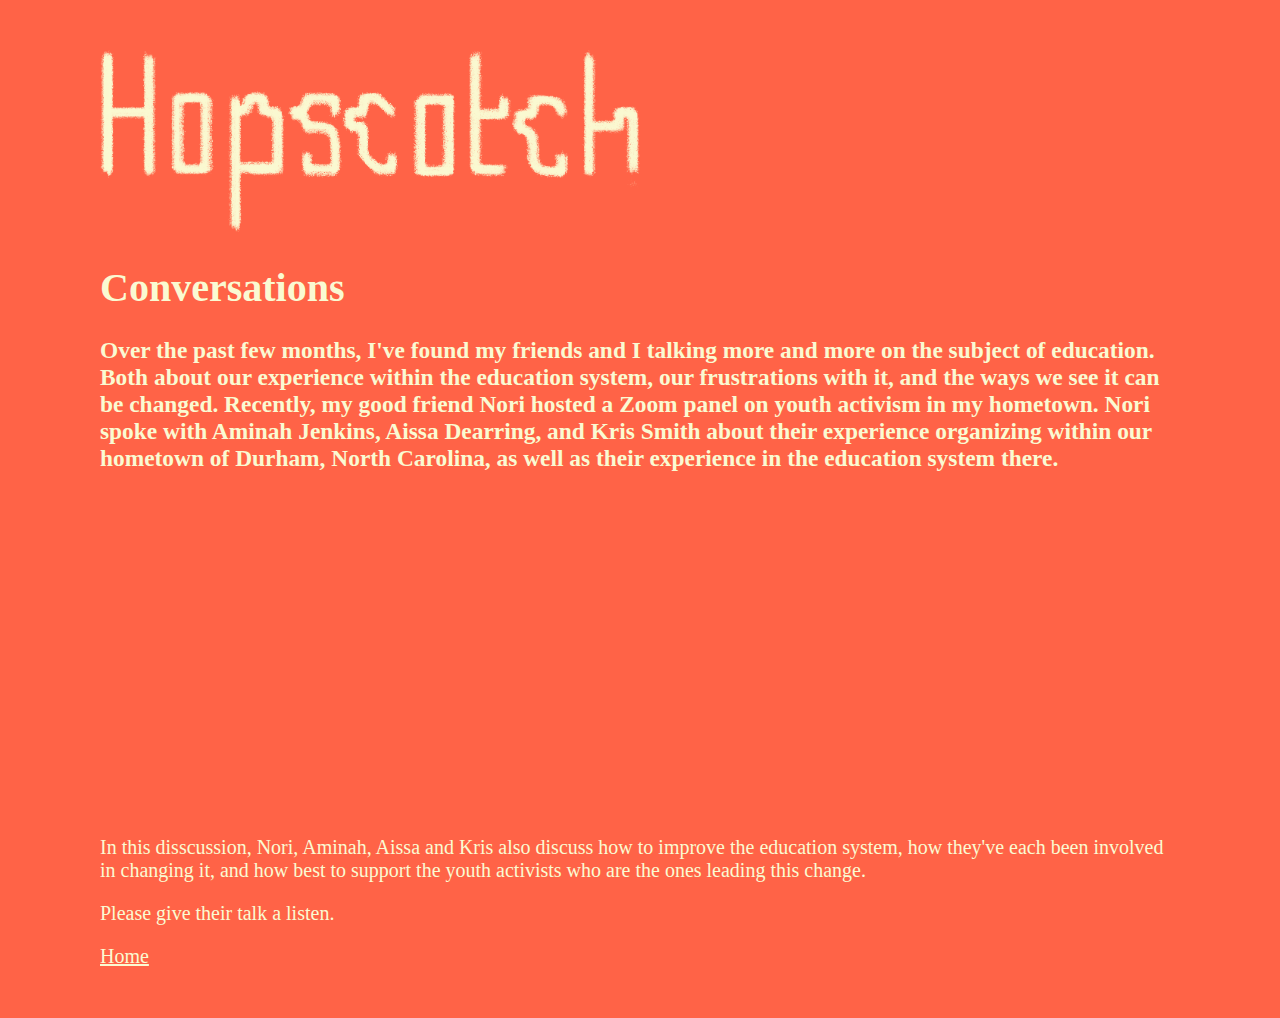
<file: a-conversation.html>
<!doctype html>
<html>
<head>
  <title>hopscotch</title>
  <meta charset="utf-8">
  <meta name="viewport" content="width=device-width, initial-scale=1.0">
  <link rel="stylesheet" href="main.css">
</head>

<body>
  <body>
    <style>
    img {
      width: 100%
      height: auto;
    }
    </style>
    <div class="image">
      <img src="img/hopscotch-header.png" width=50% height=80%>
    </div>

<h1>Conversations</h1>

<h3>Over the past few months, I've found my friends and I talking more and more
  on the subject of education. Both about our experience within the education system,
  our frustrations with it, and the ways we see it can be changed. Recently,
  my good friend Nori hosted a Zoom panel on youth activism in my hometown. Nori spoke
  with Aminah Jenkins, Aissa Dearring, and Kris Smith about their experience organizing
  within our hometown of Durham, North Carolina, as well as their experience in the education system there.</h3>
</option>

<iframe width="420" height="315"
<src= iframe width="560" height="315" src="https://www.youtube.com/embed/KJvithOpjkY"
title="YouTube video player" frameborder="0" allow="accelerometer; autoplay;
clipboard-write; encrypted-media; gyroscope; picture-in-picture"
allowfullscreen></iframe>
</iframe>

    <div class="story">
      <p>In this disscussion, Nori, Aminah, Aissa and Kris also discuss how to
        improve the education system, how they've each been involved in changing it,
        and how best to support the youth activists who are the ones leading this
        change.</p>
        <p>Please give their talk a listen.</p>

    </div>

    <div class="options">
      <a href="#"></a>
      <a href="index.html">Home</a>
    </div>

  </div>

</body>
</html>

</html>
</file>
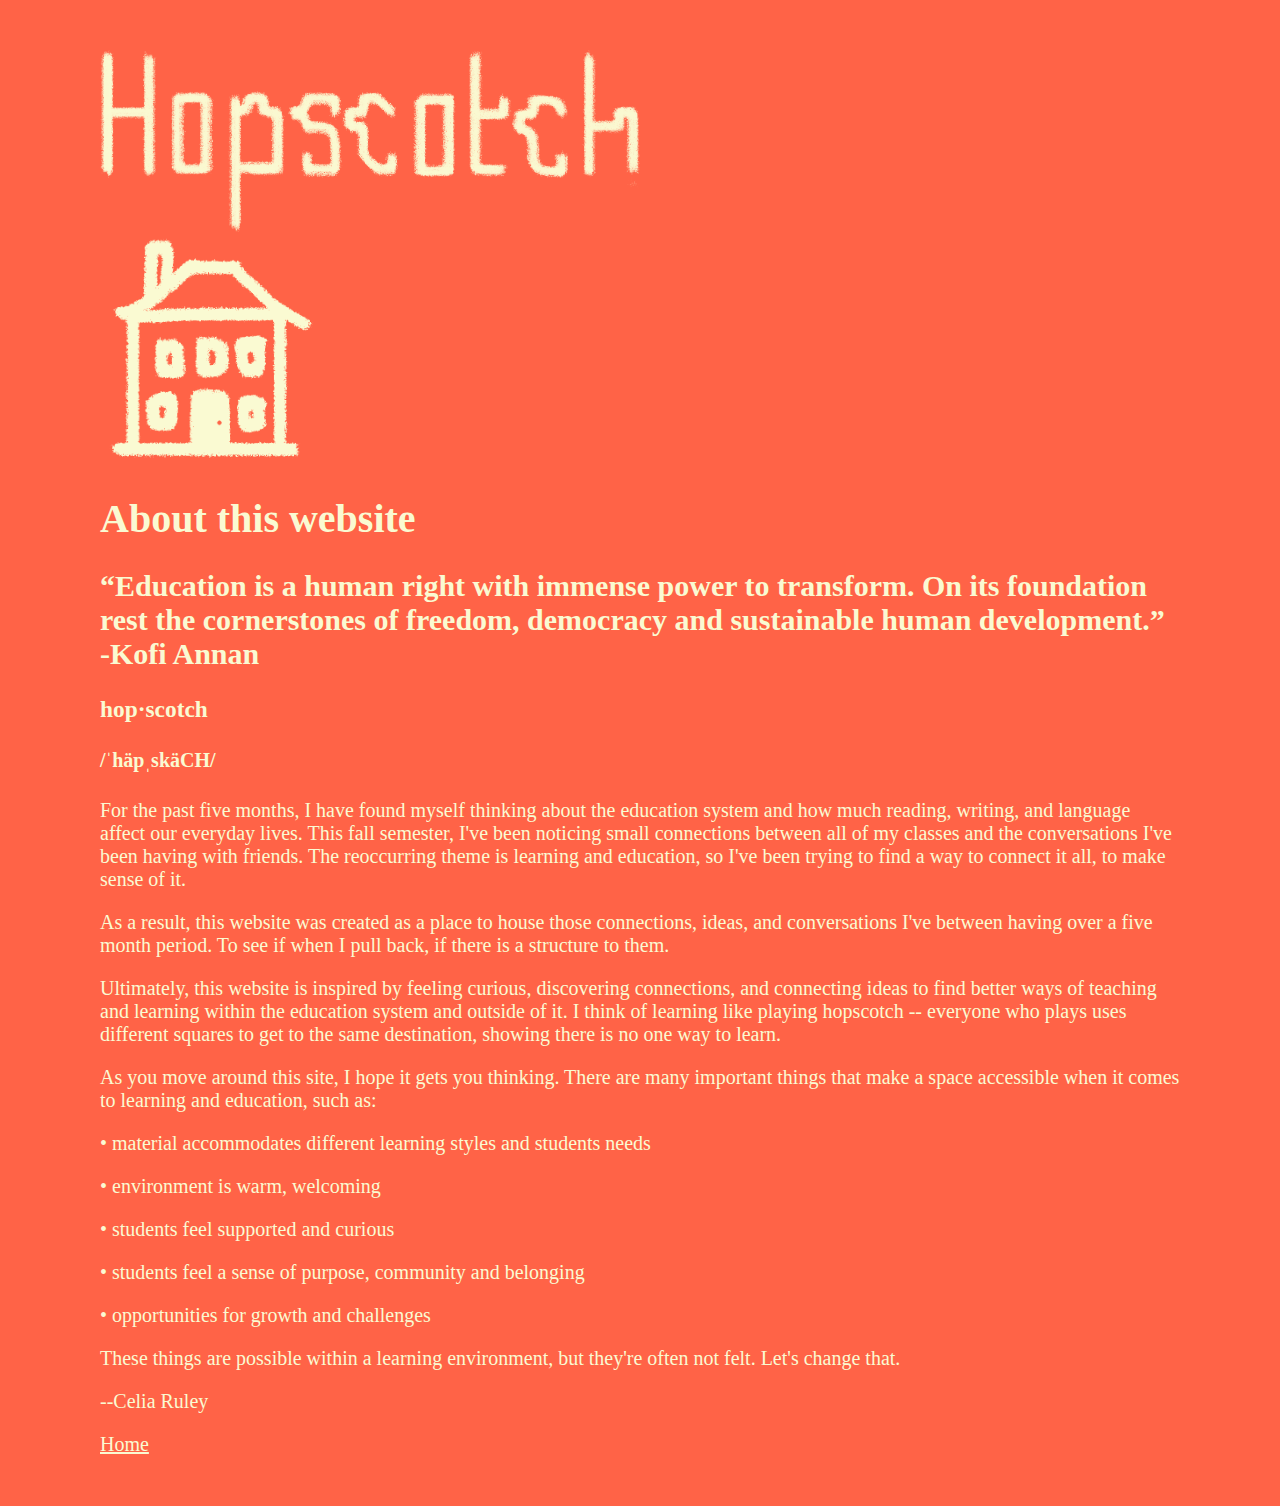
<file: about.html>
<!doctype html>
<html>
<head>
  <title>About</title>
  <meta charset="utf-8">
  <meta name="viewport" content="width=device-width, initial-scale=1.0">
  <link rel="stylesheet" href="main.css">
</head>

<body>
  <div class="image">
    <img src="img/hopscotch-header.png" width=50% height=80%>
  </div>
</body>

<body>

  <img src="img/house.png" width=20% height=%>

  <h1>About this website</h1>
  <h2>“Education is a human right with immense power to transform. On its foundation rest the cornerstones of freedom, democracy and sustainable human development.”
 -Kofi Annan</h2>

 <h3>hop·scotch</h3>
   <h4>/ˈhäpˌskäCH/</h4>

<p> For the past five months, I have found myself thinking about the education
  system and how much reading, writing, and language affect our everyday lives.
  This fall semester, I've been noticing small connections between all of my
  classes and the conversations I've been having with friends. The reoccurring theme is learning and education,
  so I've been trying to find a way to connect it all, to make sense of it.</p>

  <p> As a result, this website was created as a place to house those connections,
    ideas, and conversations I've between having over a five month period. To see if when I pull back,
    if there is a structure to them.</p>

<p>Ultimately, this website is inspired by feeling curious, discovering connections, and
  connecting ideas to find better ways of teaching and learning within the
  education system and outside of it. I think of learning like playing hopscotch --
  everyone who plays uses different squares to get to the same destination,
  showing there is no one way to learn.</p>

  <p>As you move around this site, I hope it gets you thinking. There are many
    important things that make a space accessible when it comes to learning and
    education, such as:</p>

<p>• material accommodates different learning styles and students needs</p>
<p>• environment is warm, welcoming</p>
<p>• students feel supported and curious</p>
<p>• students feel a sense of purpose, community and belonging</p>
<p>• opportunities for growth and challenges</p>

<p>These things are possible within a learning environment, but
  they're often not felt. Let's change that.</p>

  <p>--Celia Ruley</p>


</body>

    <div class="options">
      <a href="index.html">Home</a>
      <a href="#.html"></a>
    </div>


</body>

</html>
</file>
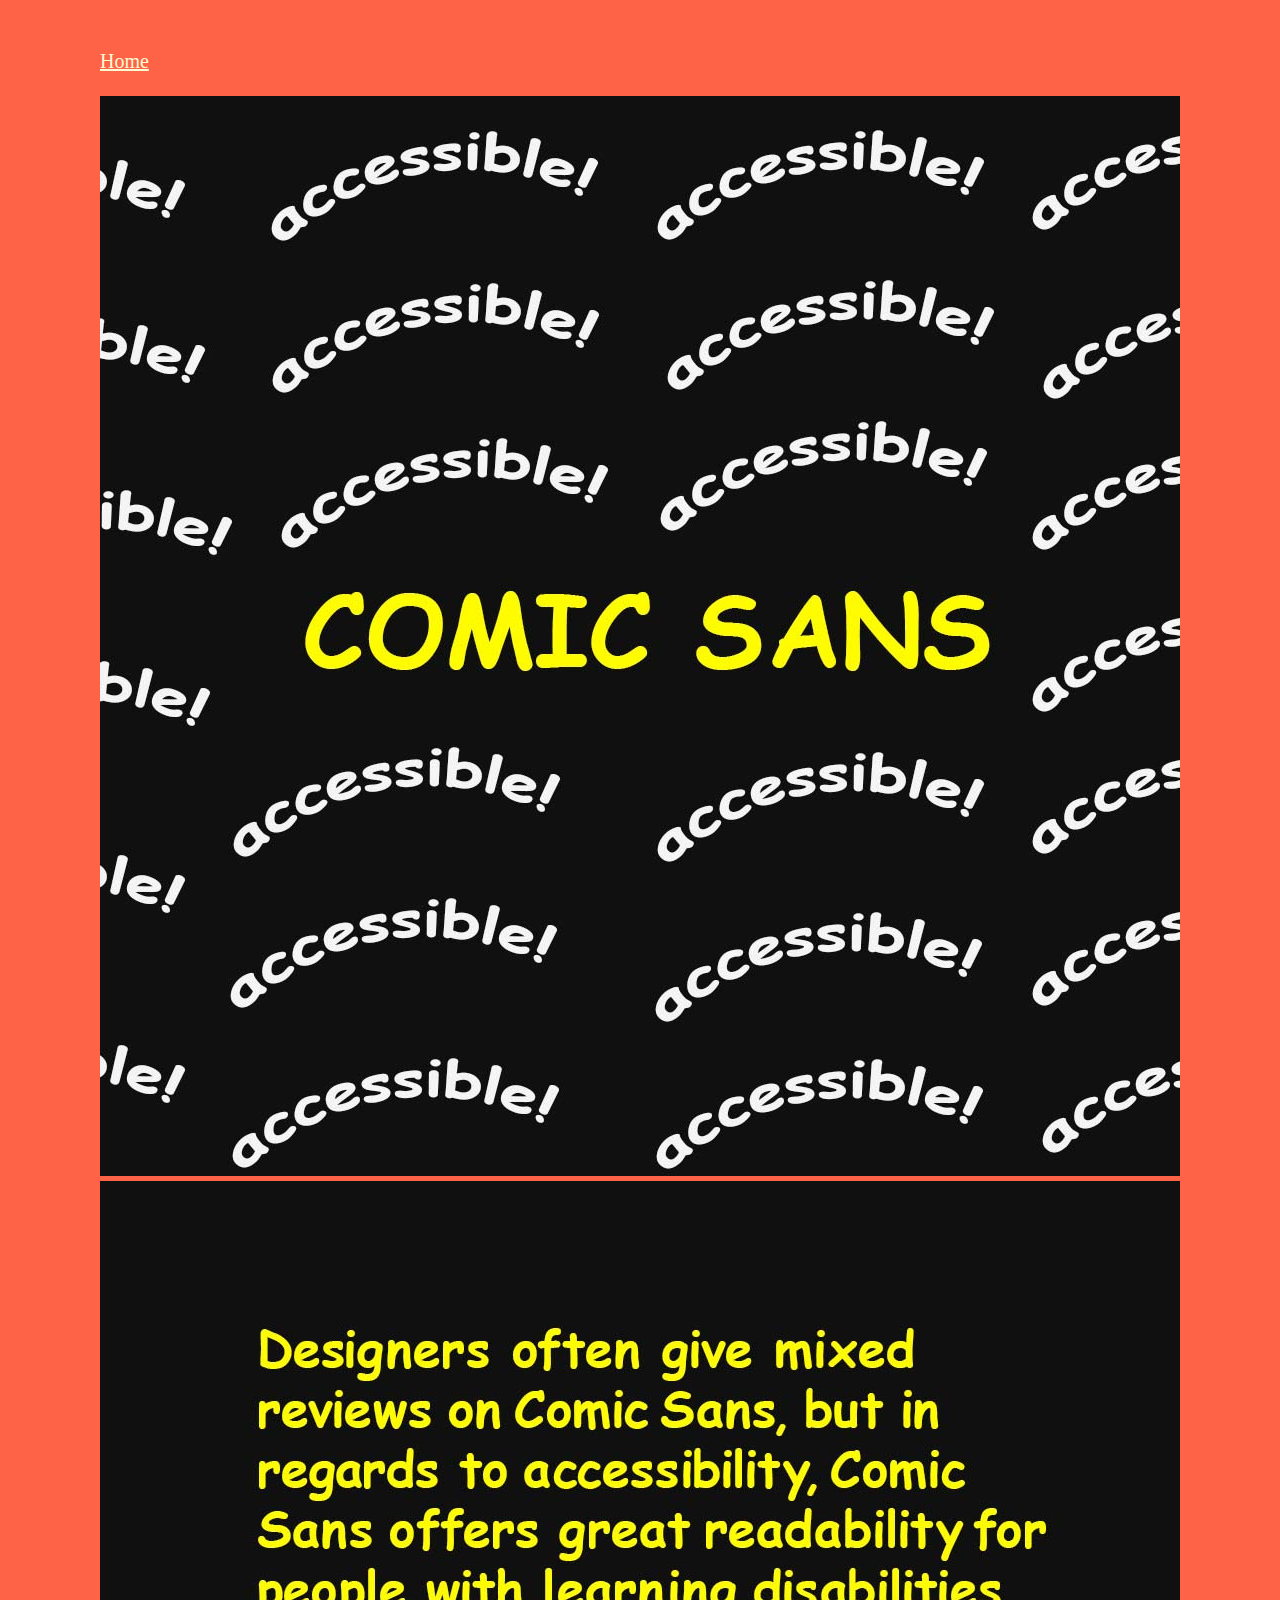
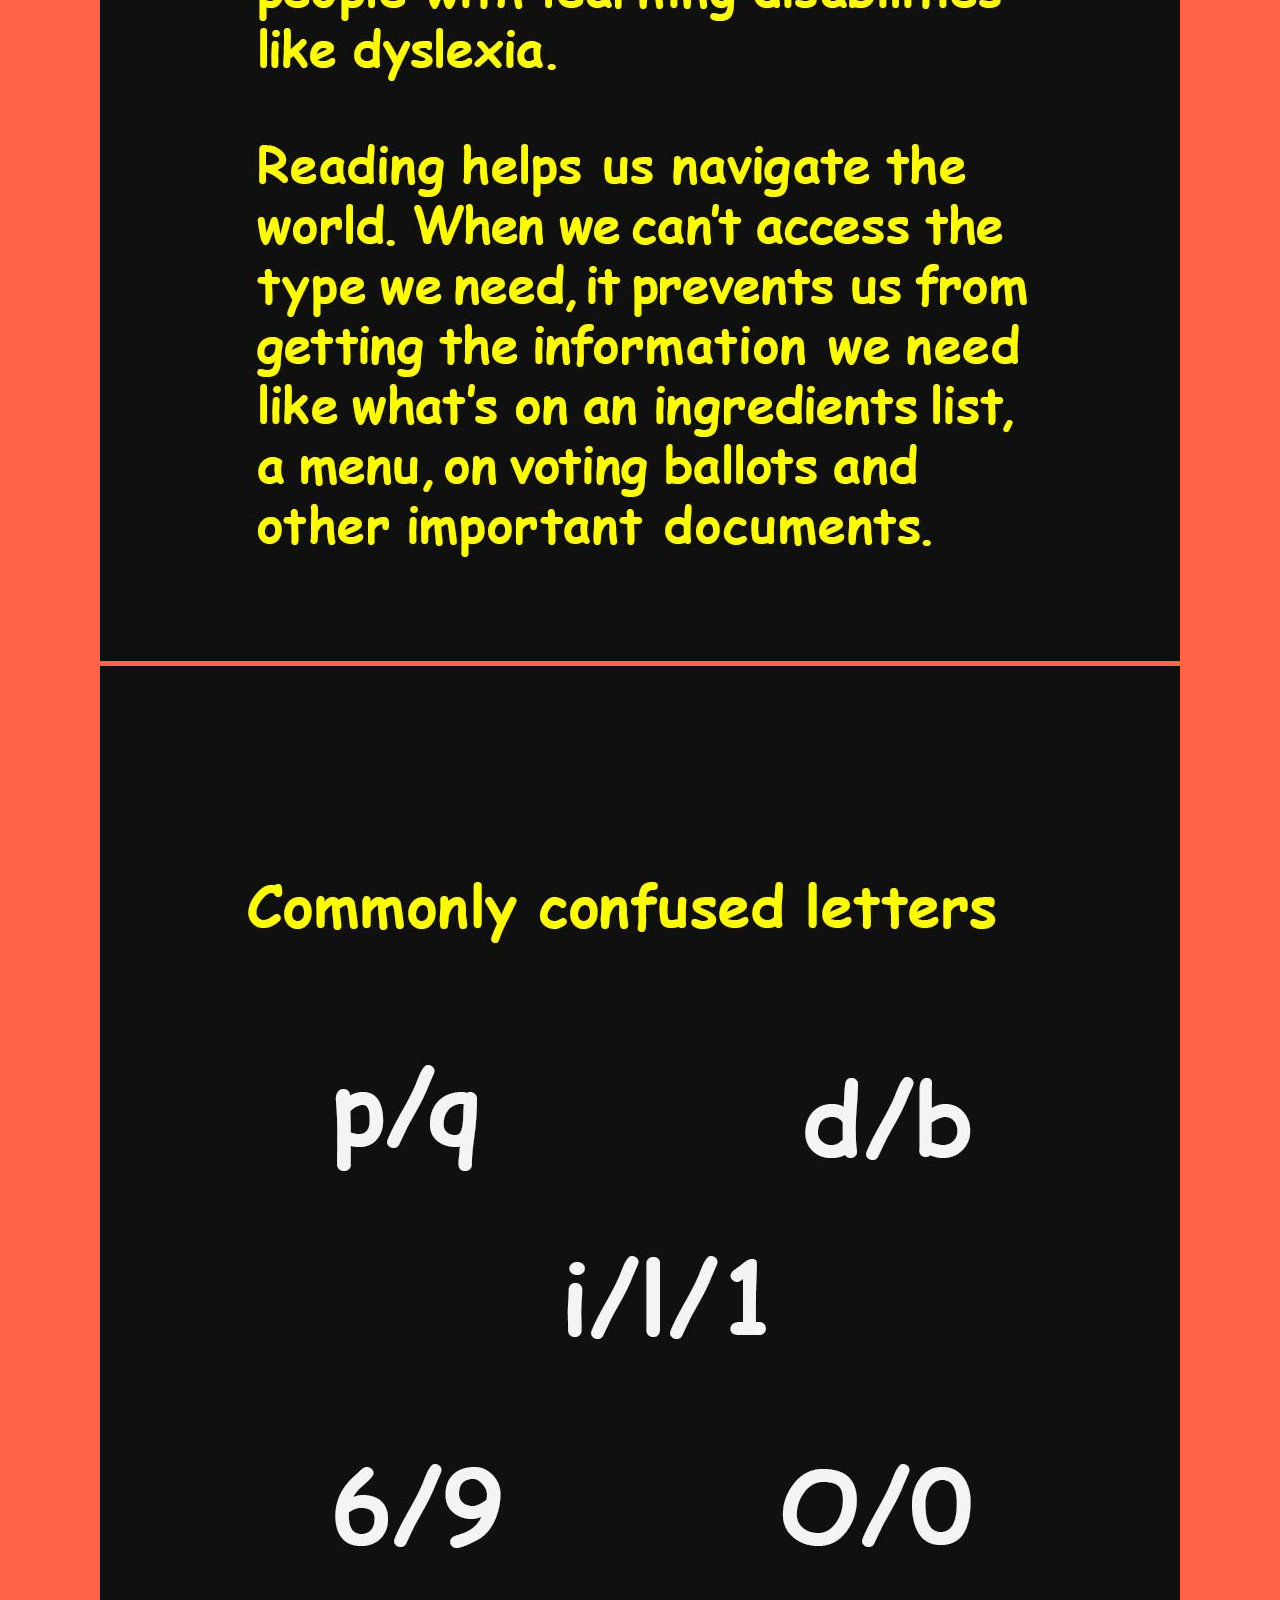
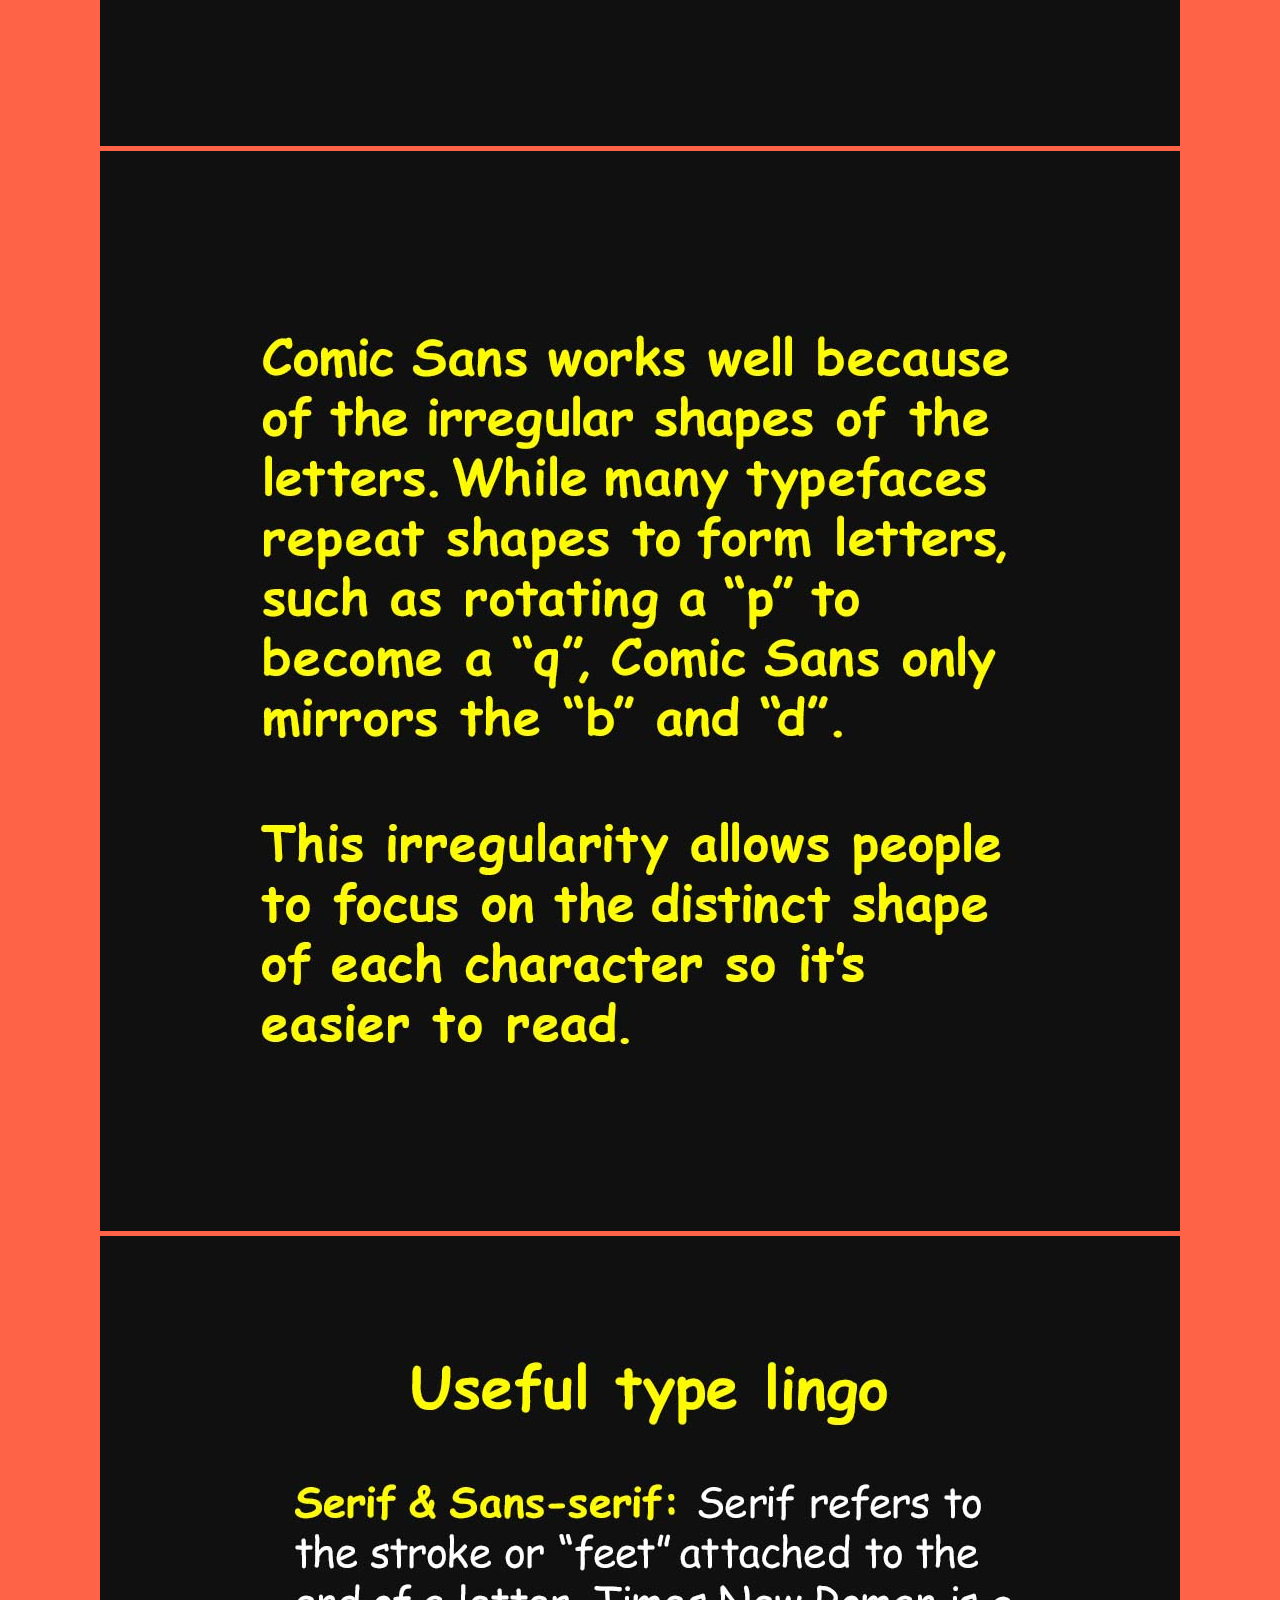
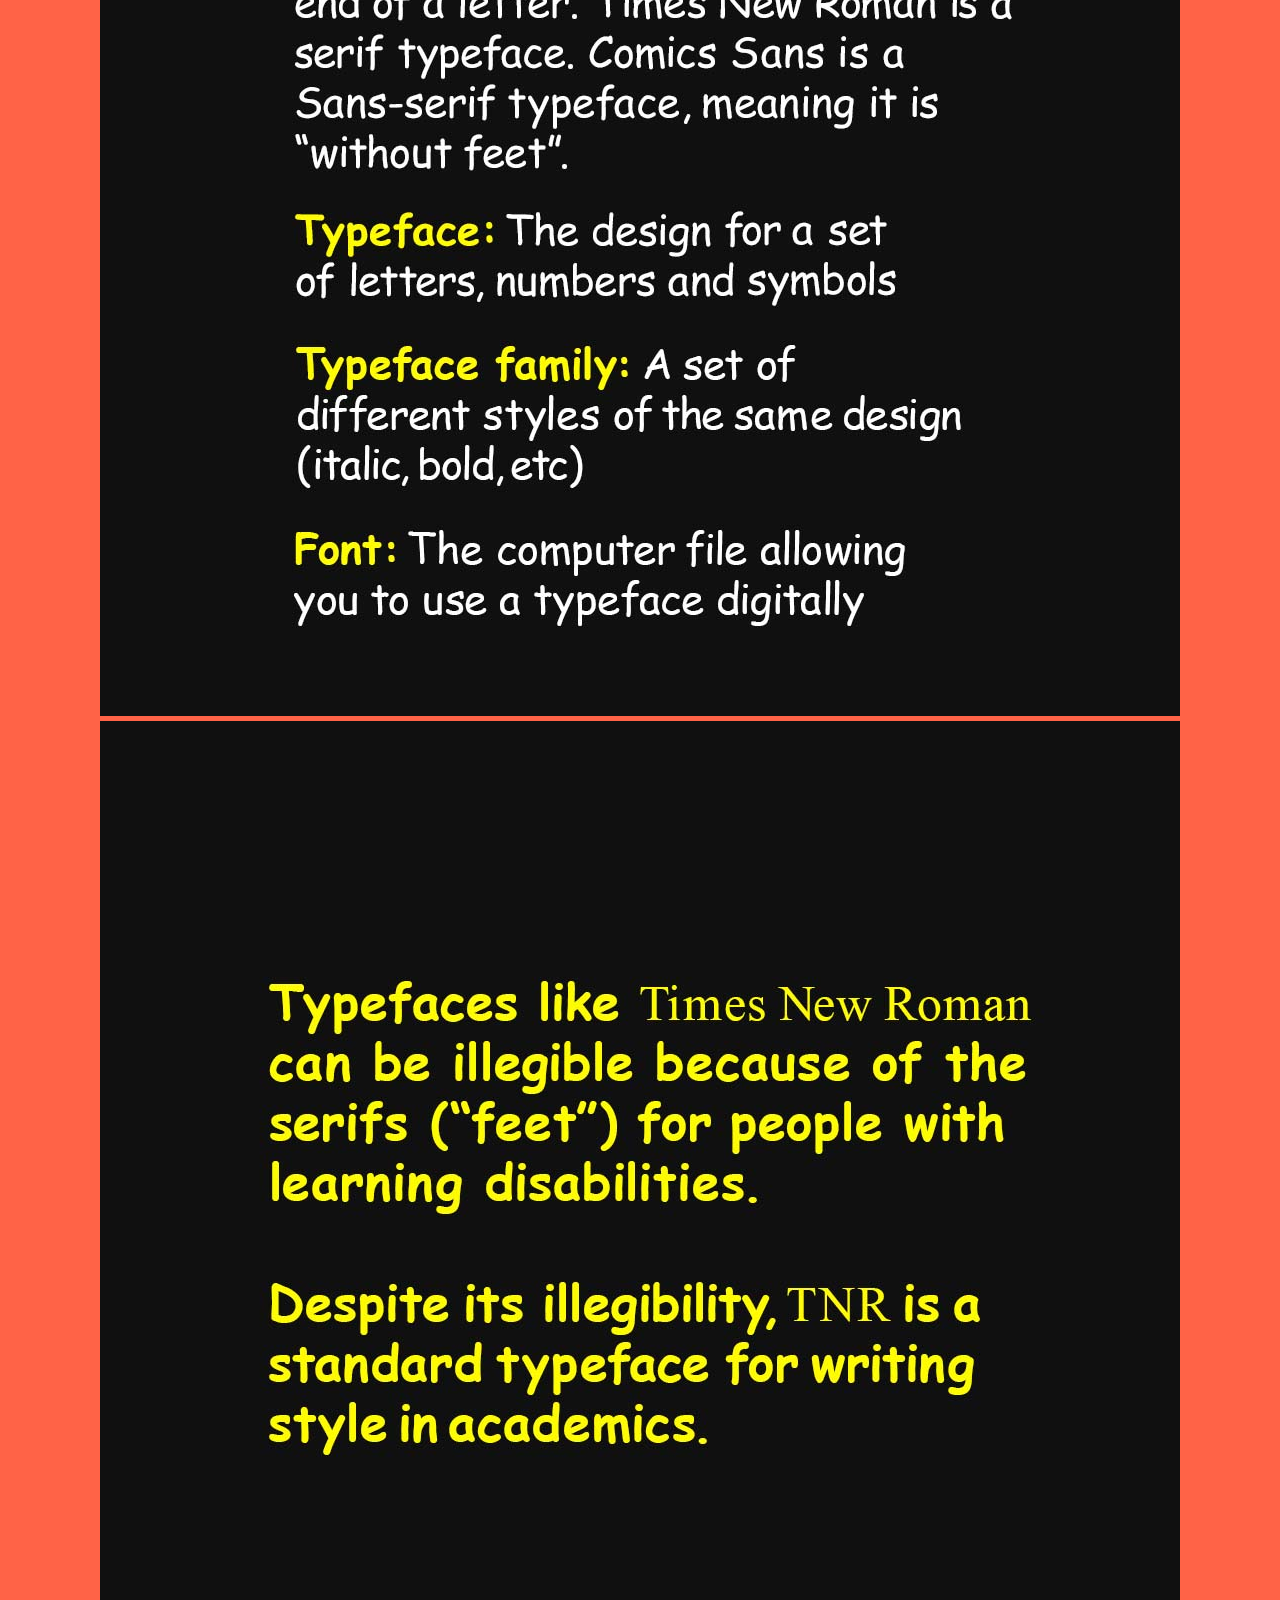
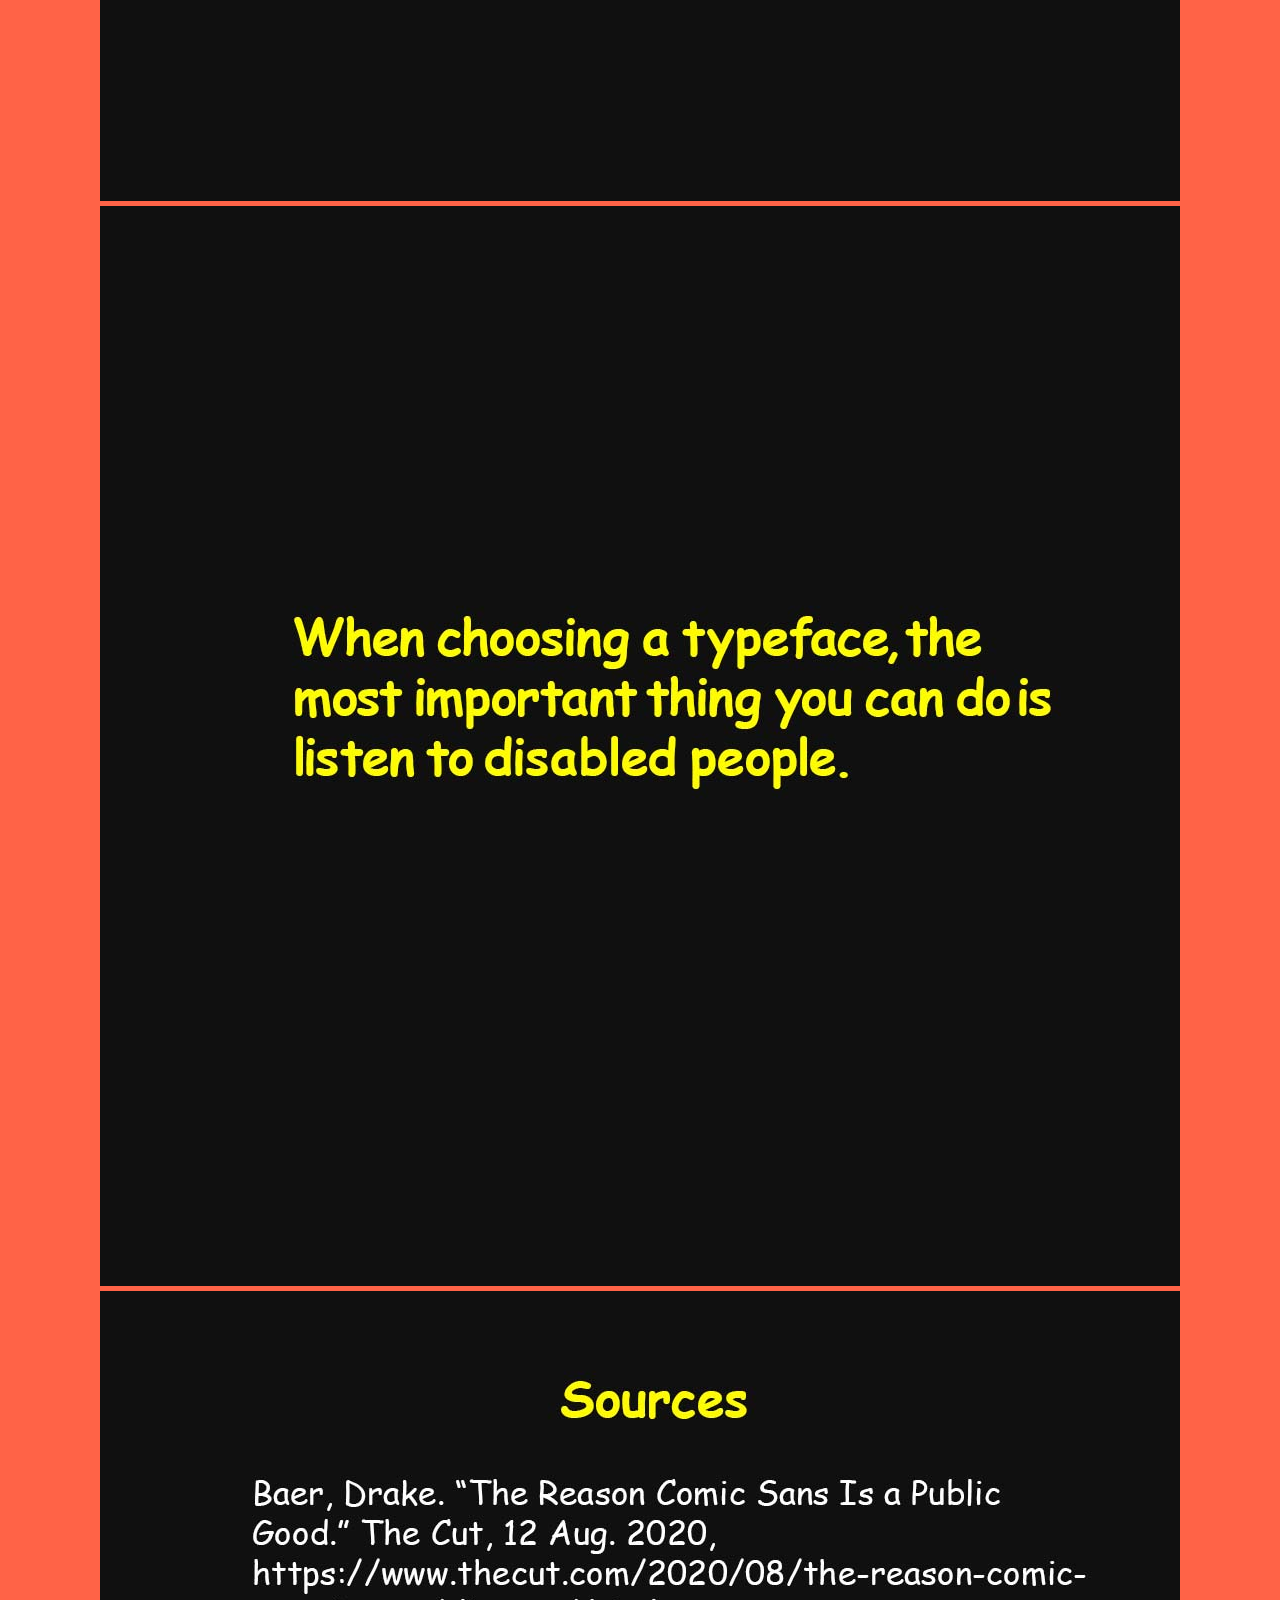
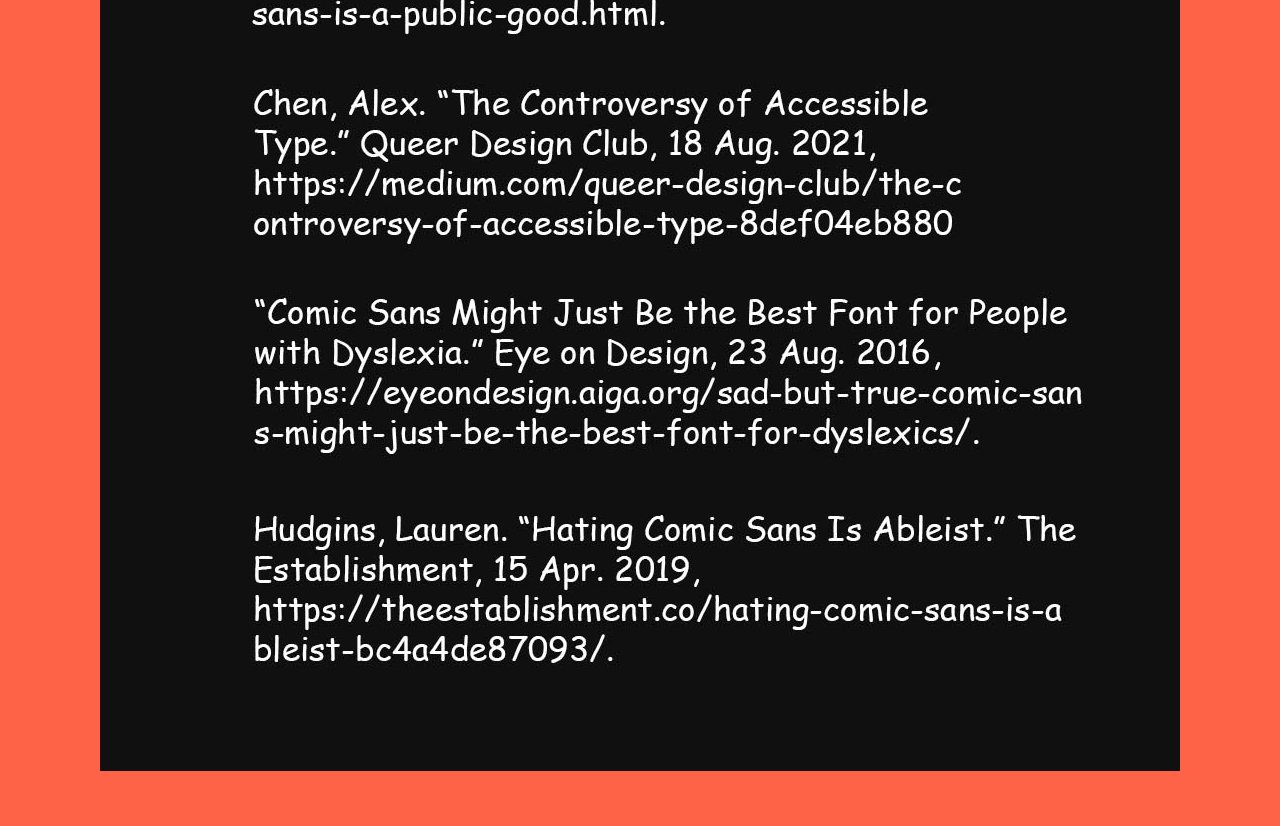
<file: accessible-type.html>
<!doctype html>
<html>
<head>
  <title>Accessible Type</title>
  <meta charset="utf-8">
  <meta name="viewport" content="width=device-width, initial-scale=1.0">
  <link rel="stylesheet" href="main.css">

</style>

</head>
<body>
  <div class="hopcontainer">
    <div class="hopbox">
          <a class="btn" href="index.html">Home</a>
      <p></p>
    </div>
</head>

<h3></h3>

<p></p>

<div class="row">
  <div class="column">
    <img src="img/cs-1.jpg">
    <img src="img/cs-2.jpg">
    <img src="img/cs-3.jpg">
    <img src="img/cs-4.jpg">

  </div>

  <div class="column">
    <img src="img/cs-5.jpg">
    <img src="img/cs-6.jpg">
    <img src="img/cs-7.jpg">
    <img src="img/cs-8.jpg">
  </div>

  </div>
  </div>




</div>



</body>

</html>
</file>
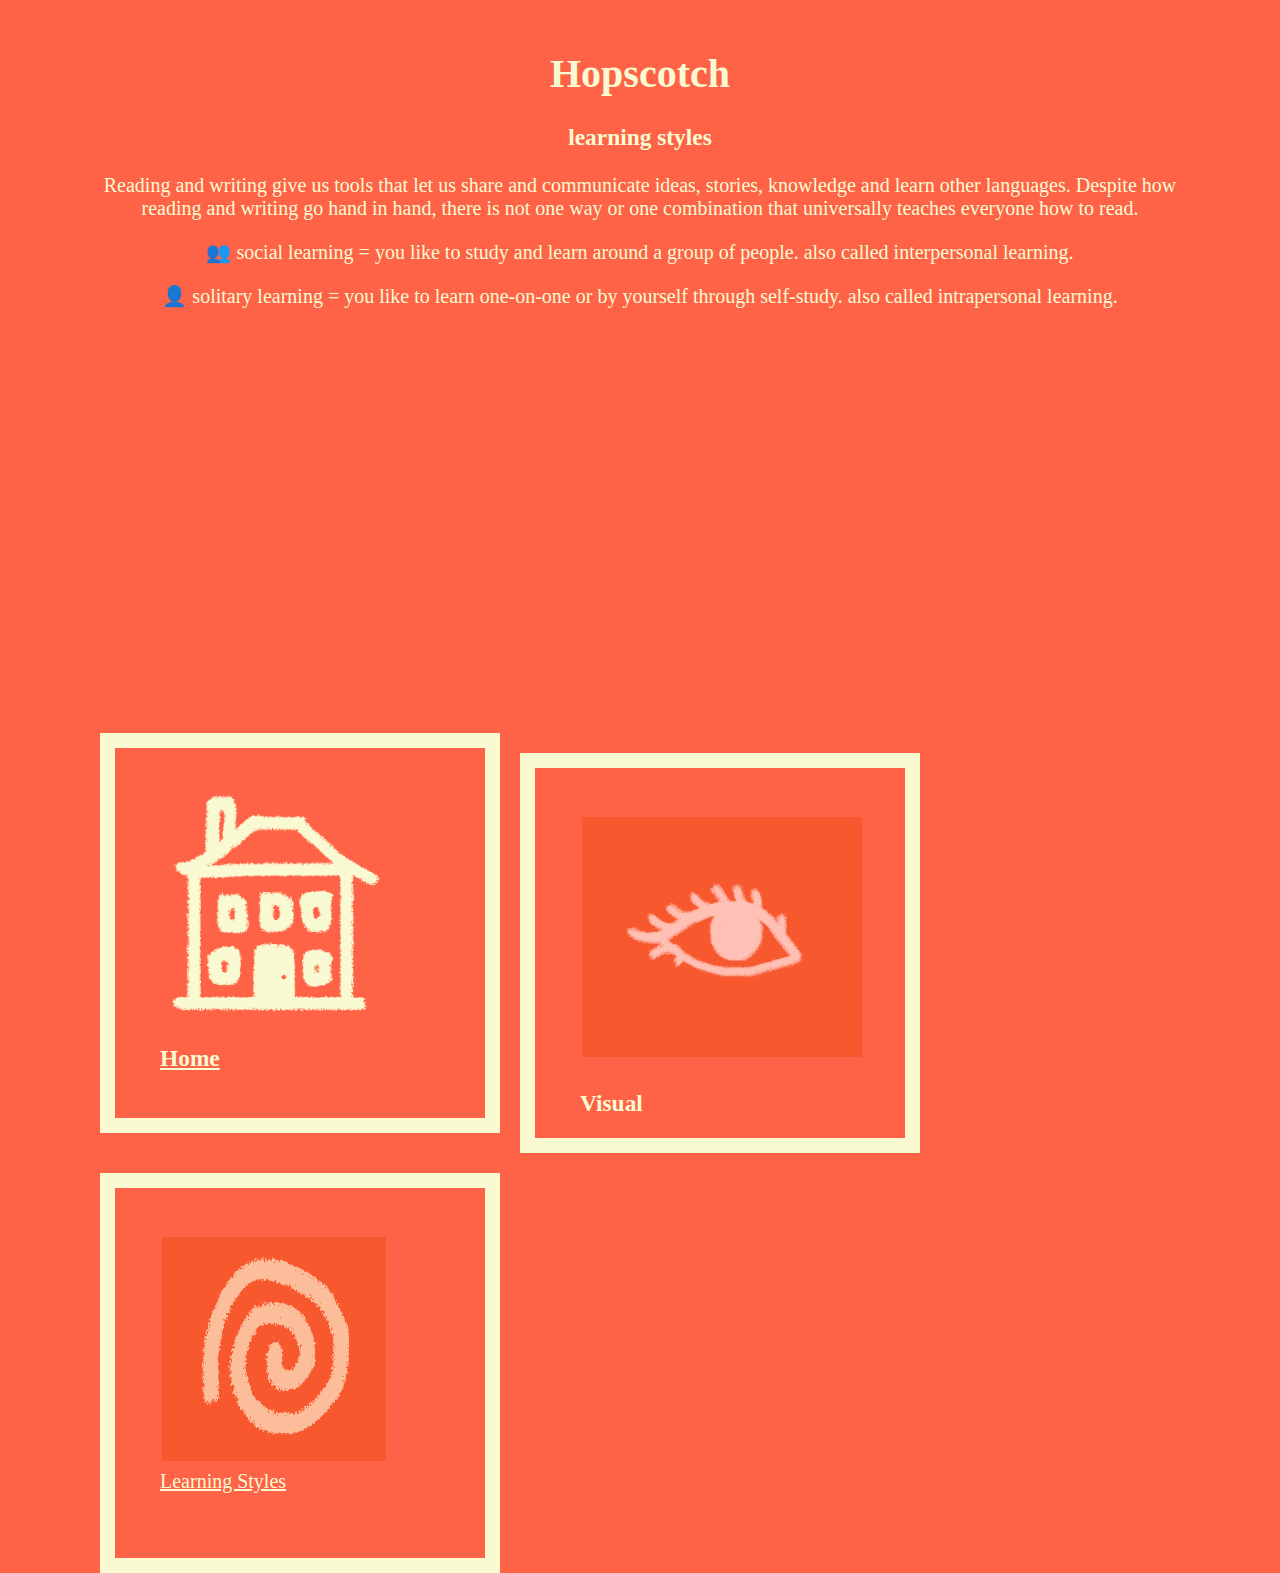
<file: adult-illteracy.html>
<!doctype html>
<html>
<head>
  <title>hopscotch</title>
  <meta charset="utf-8">
  <meta name="viewport" content="width=device-width, initial-scale=1.0">
  <link rel="stylesheet" href="main.css">
</head>
<h1>Hopscotch</h1>
<h3>learning styles</h3>
<style>
h1 {
  text-align: center;
}

h2 {
  text-align: left;
}

h3 {
  text-align: center;
}

p {
text-align: center;
}
</style>
</head>
<body>

<p>Reading and writing give us tools that let us share and communicate ideas,
  stories, knowledge and learn other languages. Despite how reading and writing
  go hand in hand, there is not one way or one combination that universally
  teaches everyone how to read.</p>

    <p>👥 social learning =
      you like to study and learn around a group of people. also called interpersonal learning.</p>
    <p>👤 solitary learning =
    you like to learn one-on-one or by yourself through self-study.
    also called intrapersonal learning. </p>

      <html>
    <head>
      <style>
      .hopcontainer {
        display: inline;
        position: relative;
        top: 20em;
      }
      .hopbox {
        padding: 45px;
        position: relative;
        float: left;
        width: 10em;
        height: 10em;
        border: 15px solid LightGoldenRodYellow;
      }
      .hopbox:hover {
        background-color: black;
      }
      .stackedup {
        top: -5em;
      }
      .stackeddown{
        top: 5em;
        left: -10em;
      }
      .after {
        /* gotta do something like this to make subsequent boxes move back */
        left: -10em;

      }

      a:hover {
        background-color: black;
      }
      </style>

      <style>
    .btn-disabled {
    background-color: #FF6347;
    border: none;
    color: LightGoldenRodYellow;
    padding: 50px 50px;
    text-align: center;
    font-size: 24px;
    margin: 10px 10px;
    opacity: 0.6;
    transition: 0.3s;
    }

    .btn:hover {

    }
    </style>
    </head>
    <body>

    <h2></h2>

  </style>

    </div>
    <html>
  <head>
    <style>
    .hopcontainer {
      display: inline;
      position: relative;
      top: 20em;
    }
    .hopbox {
      padding: 45px;
      position: relative;
      float: left;
      width: 20em;
      height: 20em;
      border: 15px solid LightGoldenRodYellow;
    }
    .hopbox:hover {
      background-color: black;
    }
    .stackedup {
      top: -5em;
    }
    .stackeddown{
      top: 5em;
      left: -10em;
    }
    .after {
      /* gotta do something like this to make subsequent boxes move back */
      left: 0em;

    }

    a:hover {
      background-color: black;
    }
    </style>


  </style>
    </head>
      <body>

        <a img="img/diagram-tp-eiad.png">


        <div class="hopcontainer">
          <div class="hopbox">
            <img src="img/house.png" width=80% height=80%>
            <a class="btn" href="begin.html"><h3>Home</h3>
            <p></p>
            </div>
          <div class="hopbox">
            <img src="img/visual-learner.png" class="btn" href="#"><h3>Visual</h3>
            <p></p>
            </div>

          <div class="hopbox after">
            <img src="img/spiral.png" width=80% height=80% class="btn">
            <a class="btn" href="learning-styles.html">Learning Styles</a>
            <p></p>
            </div>

              </div>

    </div>
<style>
div class="options" {
position: center;

}
    <div class="options">
      <a href="resources.html">Resources</a>
      <a href="about.html">About</a>
      <a href="accessible-type.html">Accessible Type</a>
      <a href="input.html">Input</a>
      <a href="history-of-edu.html">History of Education</a>


    </div>

  </div>
</body>

</html>
</file>
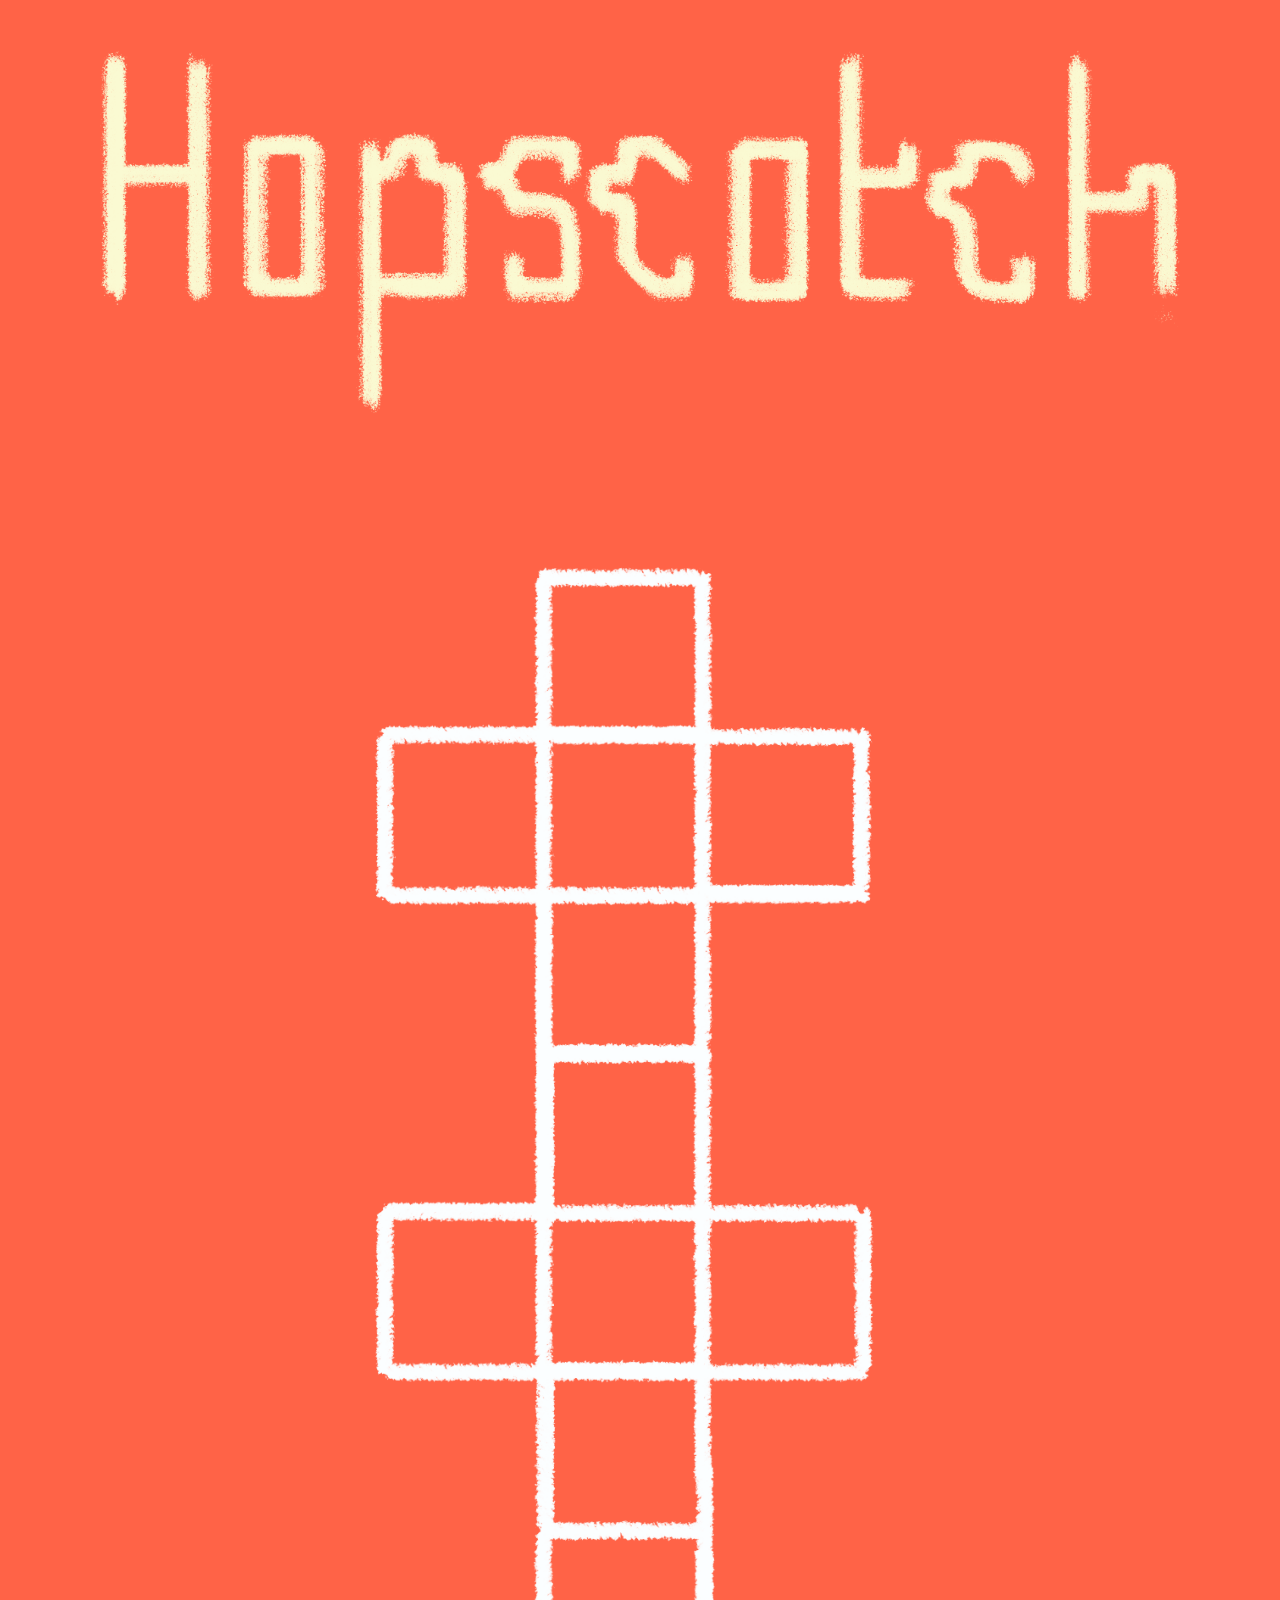
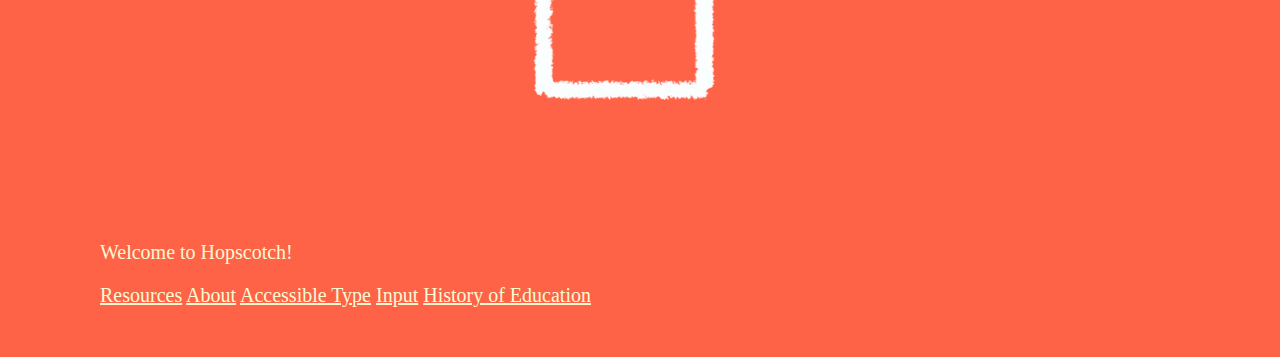
<file: index-old.html>
<!doctype html>
<html>
<head>
  <title>hopscotch</title>
  <meta charset="utf-8">
  <meta name="viewport" content="width=device-width, initial-scale=1.0">
  <link rel="stylesheet" href="main.css">
</head>

<body>

  <div class="frame">
    <div class="image">
      <img src="img/hopscotch-header.png">
    </div>

    <div class="image">
      <img src="img/new-hop.png">
    </div>

    <div class="story">
      <p>Welcome to Hopscotch!</p>
    </div>

    <div class="options">
      <a href="resources.html">Resources</a>
      <a href="about.html">About</a>
      <a href="accessible-type.html">Accessible Type</a>
      <a href="input.html">Input</a>
      <a href="history-of-edu.html">History of Education</a>


    </div>

  </div>
</body>

</html>
</file>
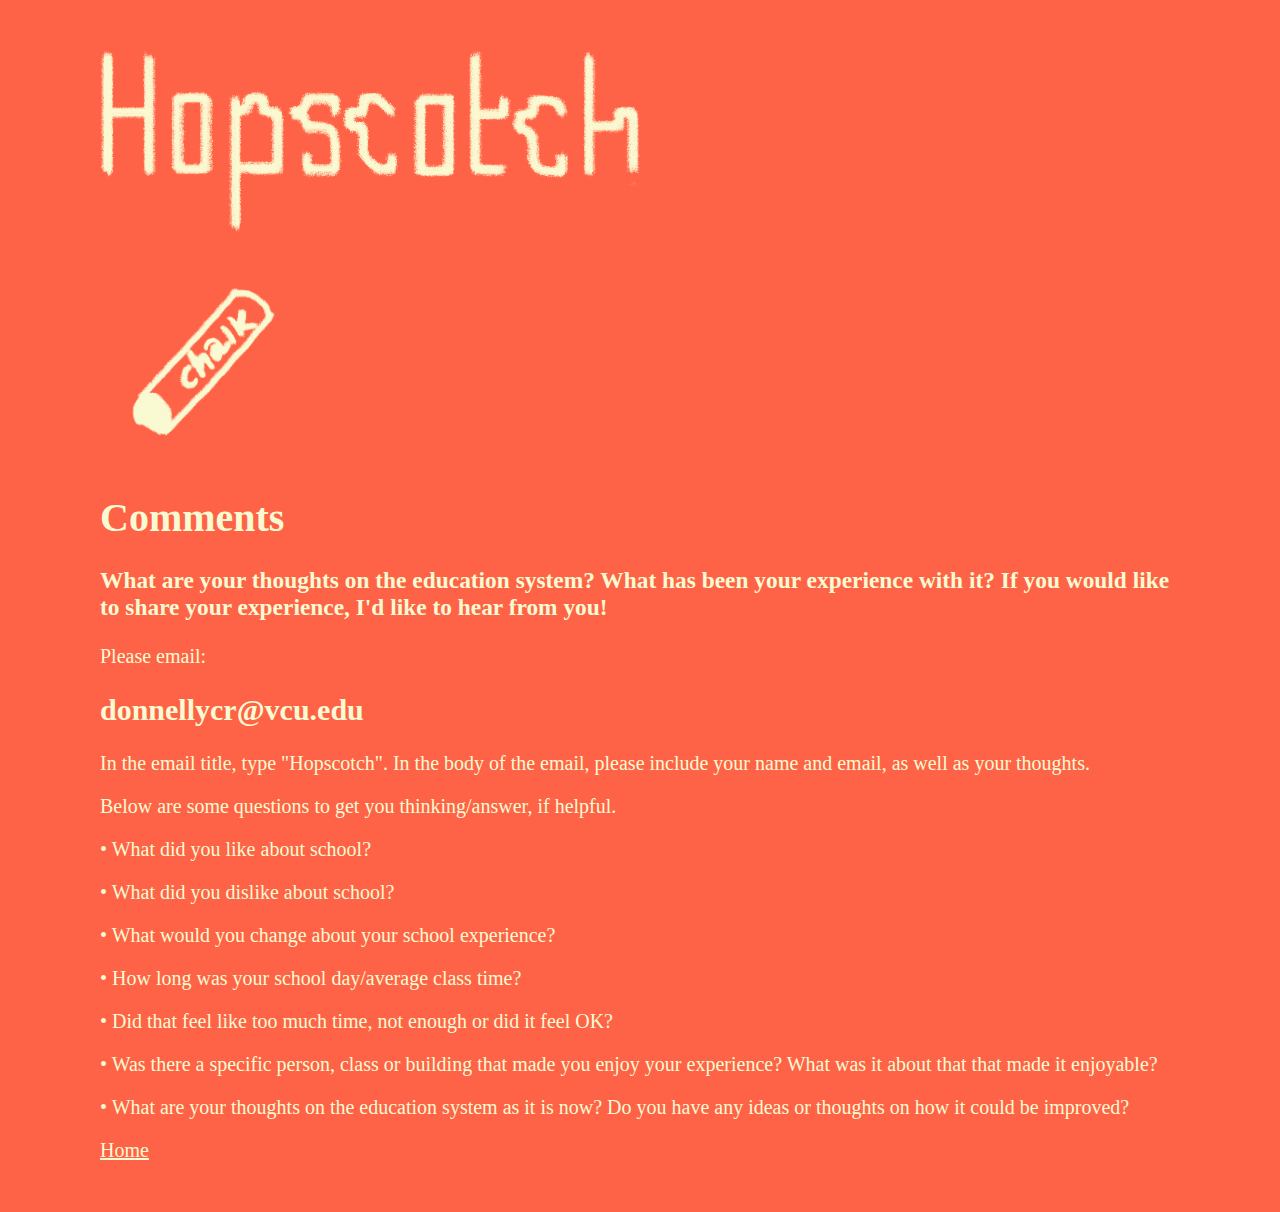
<file: input.html>
<!doctype html>
<html>
<head>
  <title>hopscotch</title>
  <meta charset="utf-8">
  <meta name="viewport" content="width=device-width, initial-scale=1.0">
  <link rel="stylesheet" href="main.css">
<style>
.hopcontainer {
      display: inline;
      position: relative;
      top: 6em;
}
.hopbox {
  padding: 1em;
  position: relative;
  float: left;
  width: 10em;
  height: 10em;
  border: 10px solid LightGoldenRodYellow;
  font-size: small;
}
.hopbox:hover {
  background-color: black;
}
.stackedup {
  top: -5em;
}
.stackeddown{
  top: 5em;
  left: -10em;
}
.after {
  /* gotta do something like this to make subsequent boxes move back */
  left: -10em;
}
</style>
</head>

<body>
  <div class="image">
    <img src="img/hopscotch-header.png" width=50% height=80%>
  </div>

  <img src="img/chalk.png" width=20% height=20%>

  <h1>Comments</h1>
<h3>What are your thoughts on the education system? What has been your experience
  with it? If you would like to share your experience, I'd like to hear from you!</h3>

  <p>Please email:</p>
  <h2>donnellycr@vcu.edu</h2>
<p>In the email title, type "Hopscotch". In the body of the email, please include your name and email, as well as your thoughts.</p>

<p>Below are some questions to get you thinking/answer, if helpful.</p>

<p>• What did you like about school?</p>

<p>• What did you dislike about school?</p>

<p>• What would you change about your school experience?</p>

<p>• How long was your school day/average class time?</p>

<p>• Did that feel like too much time, not enough or did it feel OK?</p>

<p>• Was there a specific person, class or building that made you enjoy your
  experience? What was it about that that made it enjoyable?</p>

<p>• What are your thoughts on the education system as it is now? Do you have any
  ideas or thoughts on how it could be improved?</p>


<body>


    <div class="options">
      <a href="#"></a>
      <a href="index.html">Home</a>
    </div>

  </div>
</body>

</html>
</file>
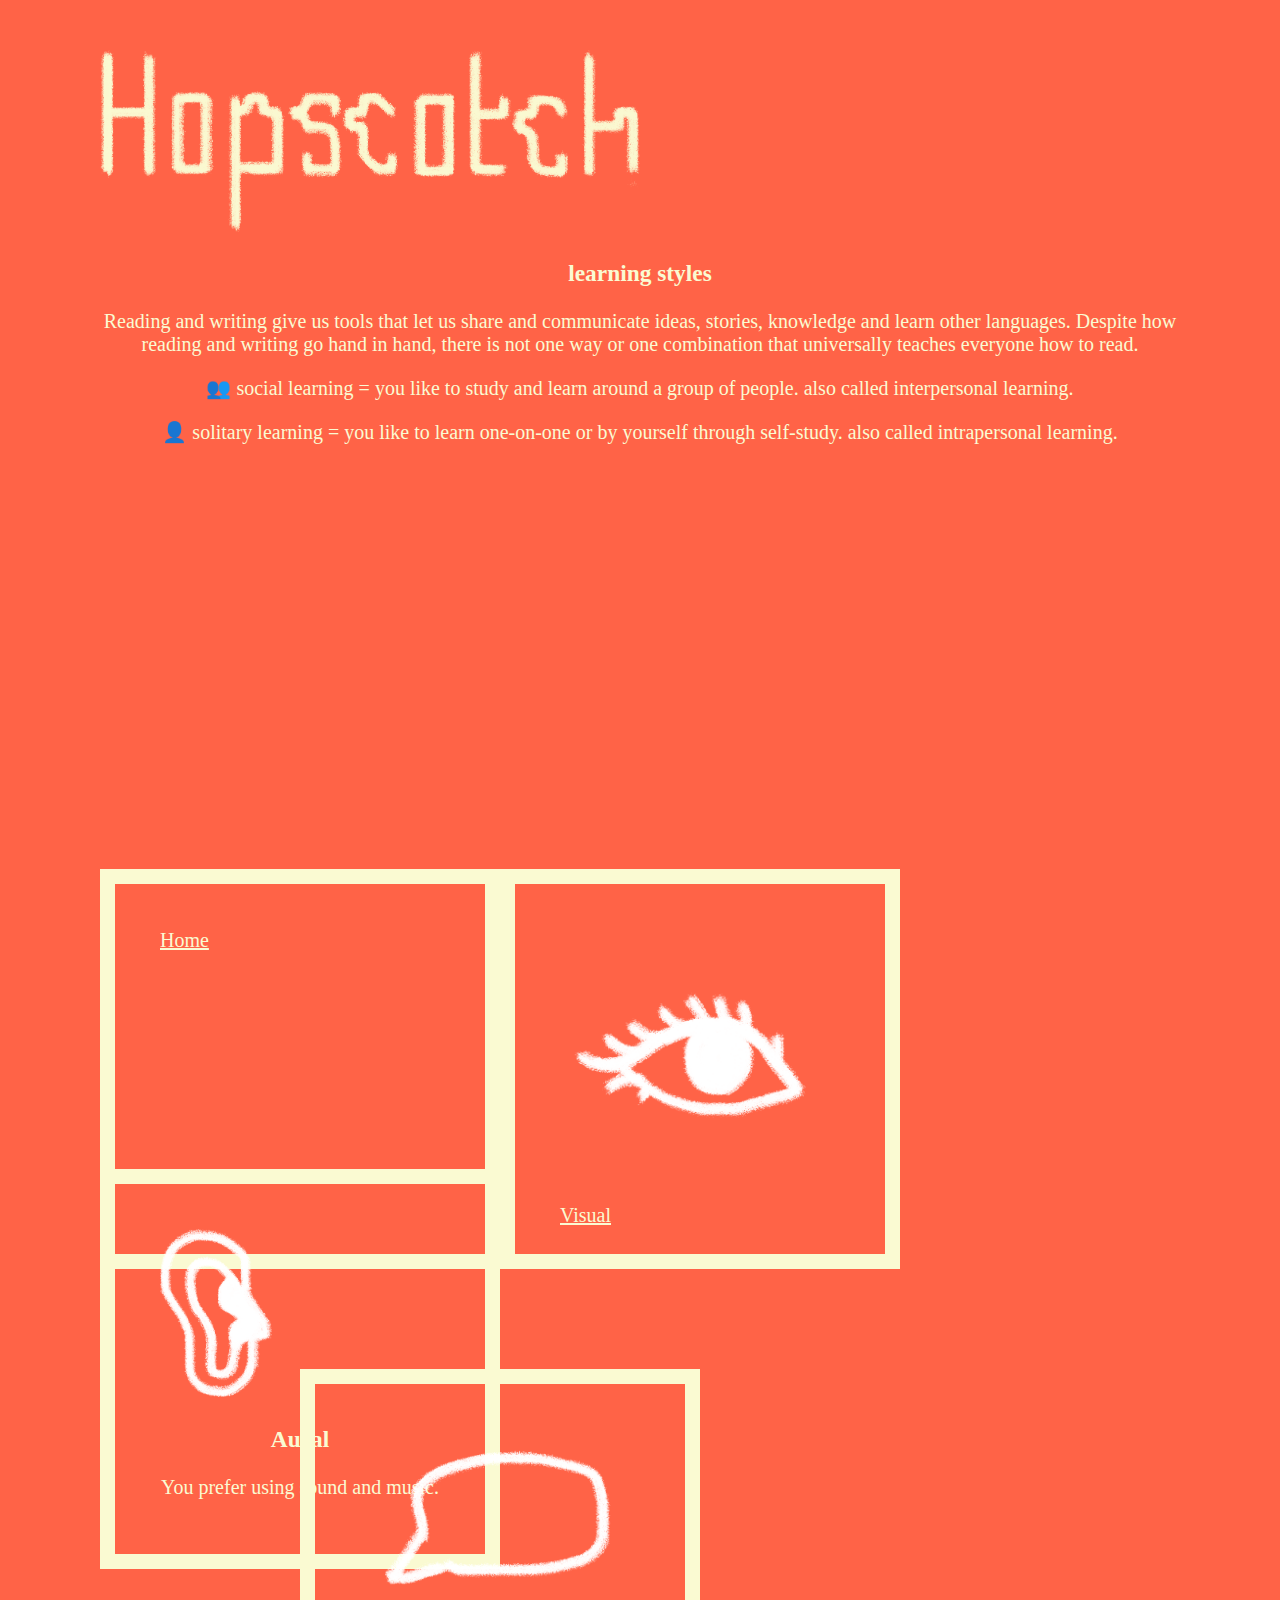
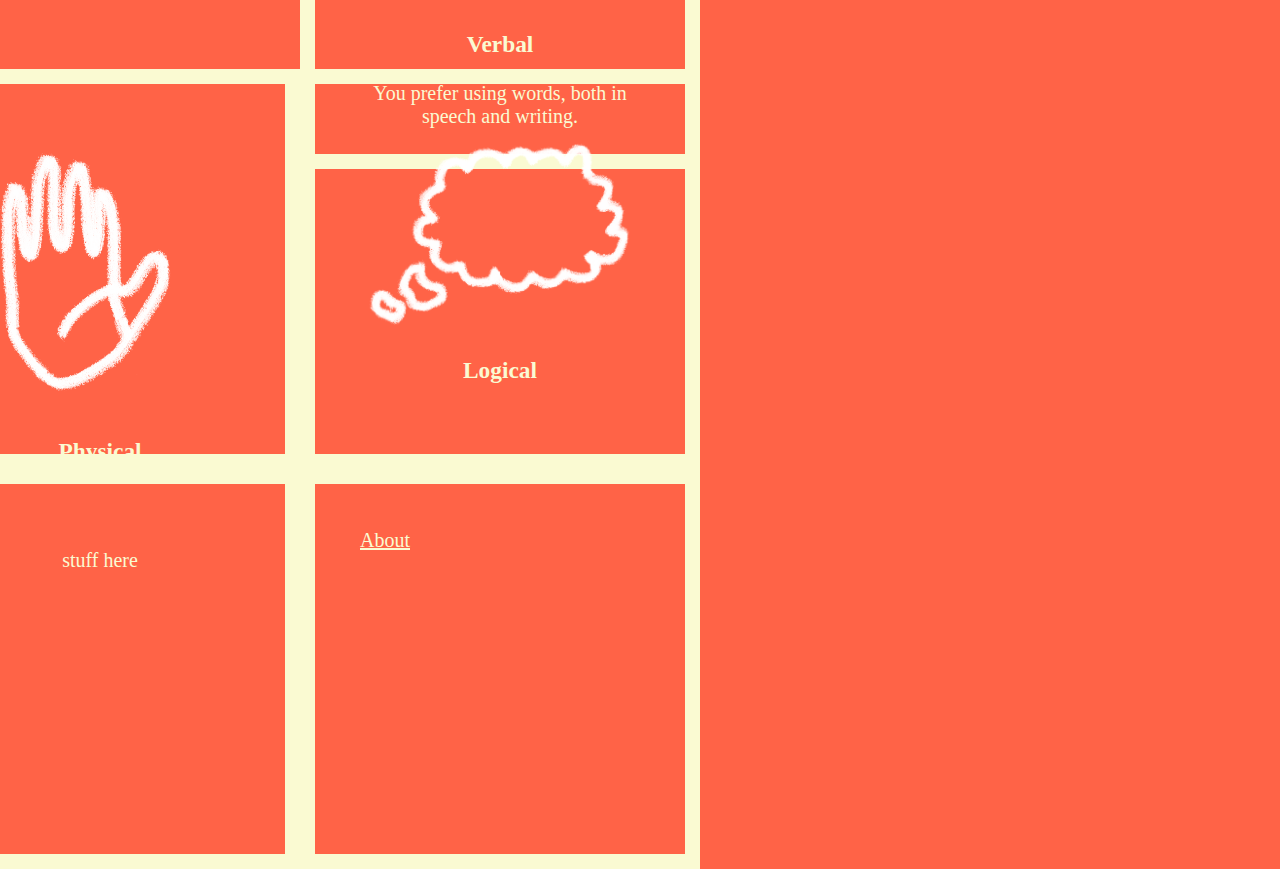
<file: learning-styles.html>
<!doctype html>
<html>
<head>
  <title>hopscotch</title>
  <meta charset="utf-8">
  <meta name="viewport" content="width=device-width, initial-scale=1.0">
  <link rel="stylesheet" href="main.css">
</head>
<body>
  <div class="image">
    <img src="img/hopscotch-header.png" width=50% height=80%>
  </div>

<h3>learning styles</h3>
<style>
h1 {
  text-align: center;
}

h2 {
  text-align: left;
}

h3 {
  text-align: center;
}

p {
text-align: center;
}
</style>
</head>
<body>

<p>Reading and writing give us tools that let us share and communicate ideas,
  stories, knowledge and learn other languages. Despite how reading and writing
  go hand in hand, there is not one way or one combination that universally
  teaches everyone how to read.</p>

    <p>👥 social learning =
      you like to study and learn around a group of people. also called interpersonal learning.</p>
    <p>👤 solitary learning =
    you like to learn one-on-one or by yourself through self-study.
    also called intrapersonal learning. </p>

      <html>
    <head>
      <style>
      .hopcontainer {
        display: inline;
        position: relative;
        top: 20em;
      }
      .hopbox {
        padding: 45px;
        position: relative;
        float: left;
        width: 10em;
        height: 10em;
        border: 15px solid LightGoldenRodYellow;
      }
      .hopbox:hover {
        background-color: black;
      }
      .stackedup {
        top: -5em;
      }
      .stackeddown{
        top: 5em;
        left: -10em;
      }
      .after {
        /* gotta do something like this to make subsequent boxes move back */
        left: -10em;

      }

      a:hover {
        background-color: black;
      }
      </style>

      <style>
    .btn-disabled {
    background-color: #FF6347;
    border: none;
    color: LightGoldenRodYellow;
    padding: 50px 50px;
    text-align: center;
    font-size: 24px;
    margin: 10px 10px;
    opacity: 0.6;
    transition: 0.3s;
    }

    .btn:hover {

    }
    </style>
    </head>
    <body>

    <h2></h2>

  </style>

    </div>
    <html>
  <head>
    <style>
    .hopcontainer {
      display: inline;
      position: relative;
      top: 20em;
    }
    .hopbox {
      padding: 45px;
      position: relative;
      float: left;
      width: 20em;
      height: 20em;
      border: 15px solid LightGoldenRodYellow;
    }
    .hopbox:hover {
      background-color: black;
    }
    .stackedup {
      top: -5em;
    }
    .stackeddown{
      top: 5em;
      left: -10em;
    }
    .after {
      /* gotta do something like this to make subsequent boxes move back */
      left: -10em;

    }

    a:hover {
      background-color: black;
    }
    </style>


  </style>
    </head>
      <body>
        <div class="hopcontainer">
          <div class="hopbox">
                <a class="btn" href="index.html">Home</a>
            <p></p>
            </div>
          <div class="hopbox">
            <img src="img/visual-learner.png">
            <a class="btn" href="visual.html">Visual</a>
            <p></p>
            </div>
          <div class="hopbox stackedup">
            <img src="img/aural-learner.png" width=40% height=60% class="btn"><h3>Aural</h3>
            <p>You prefer using sound and music.</p>
            </div>
          <div class="hopbox stackeddown">
            <img src="img/verbal1-learner.png" class="btn"><h3>Verbal</h3>
            <p>You prefer using words, both in speech and writing.</p>
            </div>
          <div class="hopbox after">
            <img src="img/physical-learner.png" class="btn" href="#"><h3>Physical</h3>
            <p></p>
            </div>
          <div class="hopbox after">
            <img src="img/logical-learner.png" class="btn" href="#"><h3>Logical</h3>
            <p></p>
            </div>
          <div class="hopbox after">
            <p>stuff here</p>
            </div>
          <div class="hopbox after">
            <a class="btn" href="about.html">About</a>
            <p></p>

              </div>

    </div>
<style>
div class="options" {
position: center;

}
    <div class="options">
      <a href="resources.html">Resources</a>
      <a href="about.html">About</a>
      <a href="accessible-type.html">Accessible Type</a>
      <a href="input.html">Input</a>
      <a href="history-of-edu.html">History of Education</a>


    </div>

  </div>
</body>

</html>
</file>
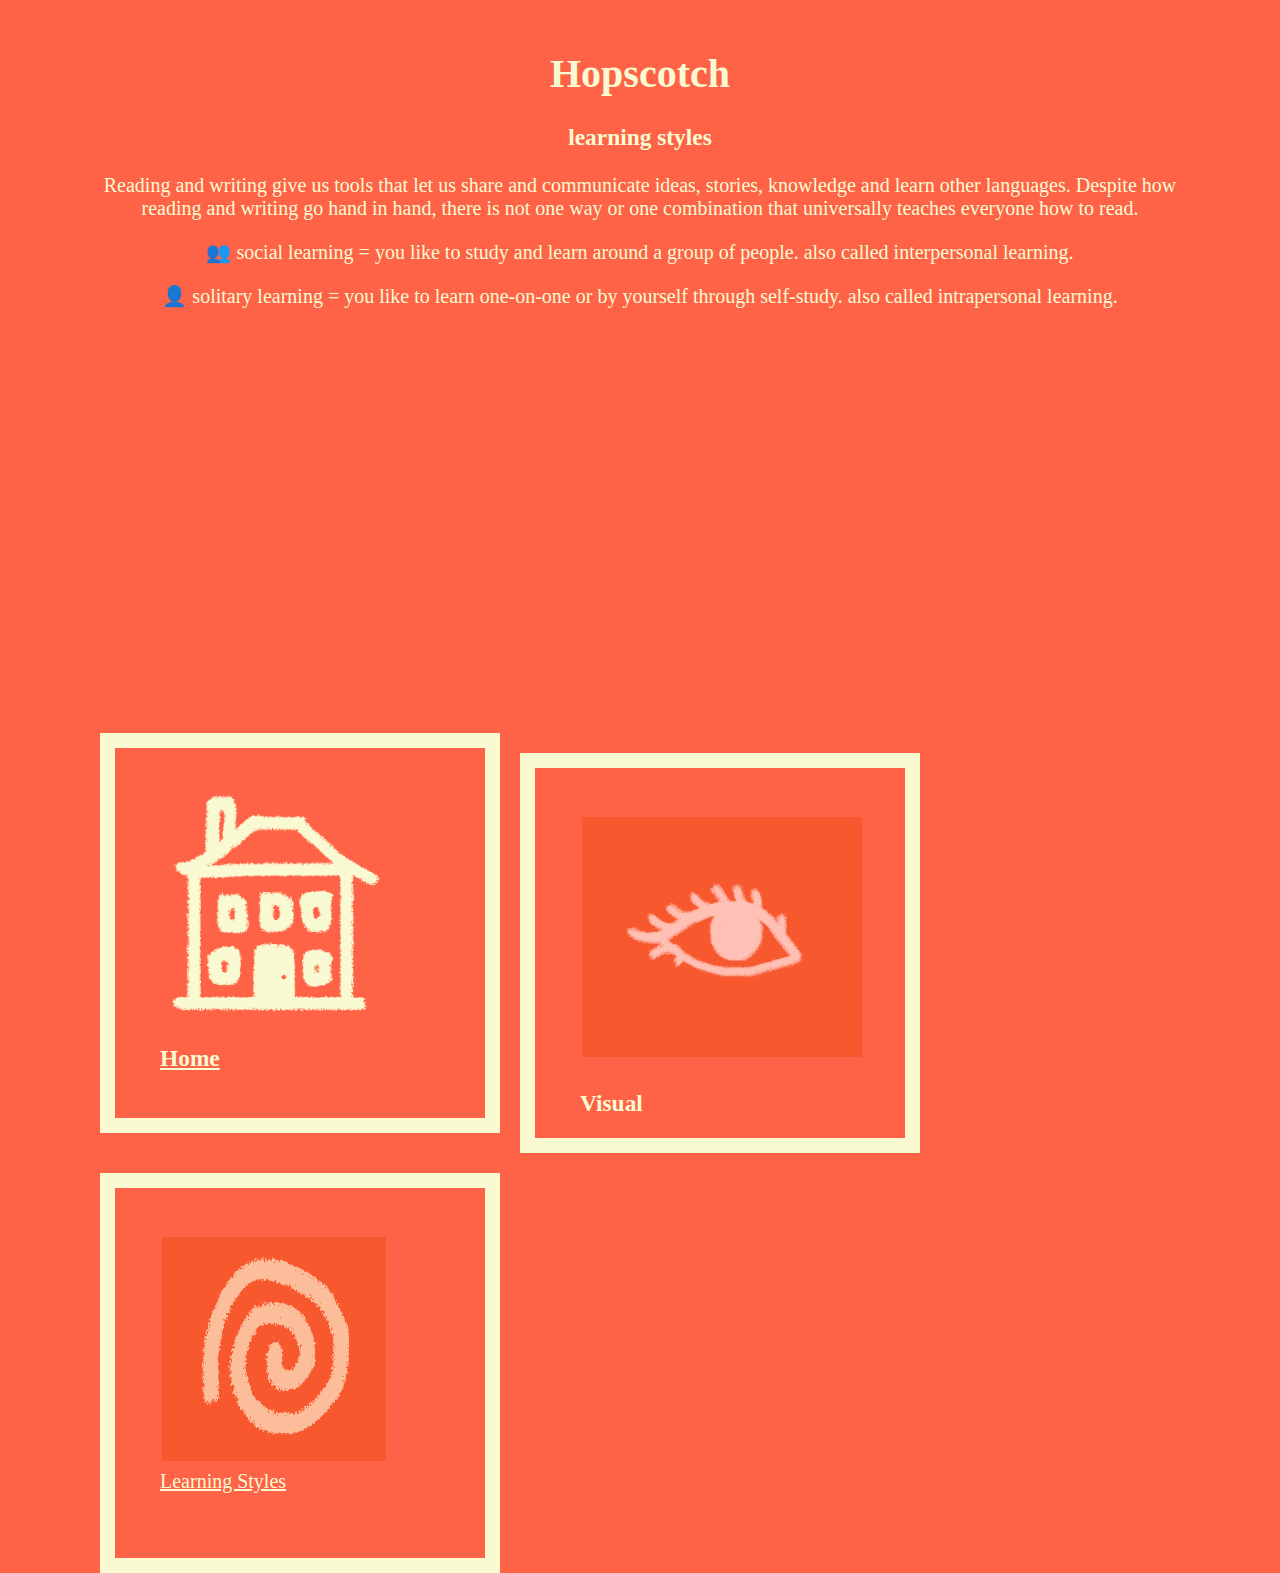
<file: visual.html>
<!doctype html>
<html>
<head>
  <title>hopscotch</title>
  <meta charset="utf-8">
  <meta name="viewport" content="width=device-width, initial-scale=1.0">
  <link rel="stylesheet" href="main.css">
</head>
<h1>Hopscotch</h1>
<h3>learning styles</h3>
<style>
h1 {
  text-align: center;
}

h2 {
  text-align: left;
}

h3 {
  text-align: center;
}

p {
text-align: center;
}
</style>
</head>
<body>

<p>Reading and writing give us tools that let us share and communicate ideas,
  stories, knowledge and learn other languages. Despite how reading and writing
  go hand in hand, there is not one way or one combination that universally
  teaches everyone how to read.</p>

    <p>👥 social learning =
      you like to study and learn around a group of people. also called interpersonal learning.</p>
    <p>👤 solitary learning =
    you like to learn one-on-one or by yourself through self-study.
    also called intrapersonal learning. </p>

      <html>
    <head>
      <style>
      .hopcontainer {
        display: inline;
        position: relative;
        top: 20em;
      }
      .hopbox {
        padding: 45px;
        position: relative;
        float: left;
        width: 10em;
        height: 10em;
        border: 15px solid LightGoldenRodYellow;
      }
      .hopbox:hover {
        background-color: black;
      }
      .stackedup {
        top: -5em;
      }
      .stackeddown{
        top: 5em;
        left: -10em;
      }
      .after {
        /* gotta do something like this to make subsequent boxes move back */
        left: -10em;

      }

      a:hover {
        background-color: black;
      }
      </style>

      <style>
    .btn-disabled {
    background-color: #FF6347;
    border: none;
    color: LightGoldenRodYellow;
    padding: 50px 50px;
    text-align: center;
    font-size: 24px;
    margin: 10px 10px;
    opacity: 0.6;
    transition: 0.3s;
    }

    .btn:hover {

    }
    </style>
    </head>
    <body>

    <h2></h2>

  </style>

    </div>
    <html>
  <head>
    <style>
    .hopcontainer {
      display: inline;
      position: relative;
      top: 20em;
    }
    .hopbox {
      padding: 45px;
      position: relative;
      float: left;
      width: 20em;
      height: 20em;
      border: 15px solid LightGoldenRodYellow;
    }
    .hopbox:hover {
      background-color: black;
    }
    .stackedup {
      top: -5em;
    }
    .stackeddown{
      top: 5em;
      left: -10em;
    }
    .after {
      /* gotta do something like this to make subsequent boxes move back */
      left: 0em;

    }

    a:hover {
      background-color: black;
    }
    </style>


  </style>
    </head>
      <body>
        <div class="hopcontainer">
          <div class="hopbox">
            <img src="img/house.png" width=80% height=80%>
            <a class="btn" href="begin.html"><h3>Home</h3>
            <p></p>
            </div>
          <div class="hopbox">
            <img src="img/visual-learner.png" class="btn" href="#"><h3>Visual</h3>
            <p></p>
            </div>

          <div class="hopbox after">
            <img src="img/spiral.png" width=80% height=80% class="btn">
            <a class="btn" href="learning-styles.html">Learning Styles</a>
            <p></p>
            </div>

              </div>

    </div>
<style>
div class="options" {
position: center;

}
    <div class="options">
      <a href="resources.html">Resources</a>
      <a href="about.html">About</a>
      <a href="accessible-type.html">Accessible Type</a>
      <a href="input.html">Input</a>
      <a href="history-of-edu.html">History of Education</a>


    </div>

  </div>
</body>

</html>
</file>
<file: main.css>
* {
  box-sizing:border-box;
}

body {
  margin:50px 100px 50px 100px;
  background:#FF6347;
  font-family: "Verdana";
  font-size:20px;
  color:LightGoldenRodYellow;
}

img{
  max-width:100%;
  max-height:100%;
}

a {
  color:LightGoldenRodYellow;

h1 {
  text-align: center;
}

h2 {
  text-align: left;
}

h3 {
  text-align: right;
}

img {
  width: 100%
  height: auto;
}

.image {
  height:75%;
}

.story {
  max-width:600px;
  text-align:center;
}

.options{
  flex-shrink:0;
  height:100%;
}

#titlebox { border: 2px black }
#square {
  width: 100px;
  height: 100px;
  background: red;
}


#square {
  width: 100px;
  height: 100px;
  background: red;
}

div {
  width: 300px;
  border: 15px solid LightGoldenRodYellow;
  padding: 50px;
  margin: 20px;
}

h3{
   text-align: left;
}


a:hover {
  background-color: black;
}
.btn-disabled {
  background-color: #FF6347;
  border: none;
  color: LightGoldenRodYellow;
  padding: 50px 50px;
  text-align: center;
  font-size: 24px;
  margin: 10px 10px;
  opacity: 0.6;
  transition: 0.3s;
}

.btn:hover {
}

div.ex4 {
  overflow-x: visible;
}
.btn {
  background-color: #f4511e;
  border: none;
  color: LightGoldenRodYellow;
  padding: 16px 32px;
  text-align: center;
  font-size: 16px;
  margin: 4px 2px;
  opacity: 0.6;
  transition: 0.3s;
}

.btn:hover {opacity: 1}

.row {
display: flex;
flex-wrap: wrap;
padding: 0 4px;
}

/* Create four equal columns that sits next to each other */
.column {
flex: 25%;
max-width: 25%;
padding: 0 4px;
}

.column img {
margin-top: 8px;
vertical-align: middle;
width: 100%;
}

/* Responsive layout - makes a two column-layout instead of four columns */
@media screen and (max-width: 800px) {
.column {
  flex: 50%;
  max-width: 50%;
}
}

/* Responsive layout - makes the two columns stack on top of each other instead of next to each other */
@media screen and (max-width: 600px) {
.column {
  flex: 100%;
  max-width: 100%;
}
}
</file>
